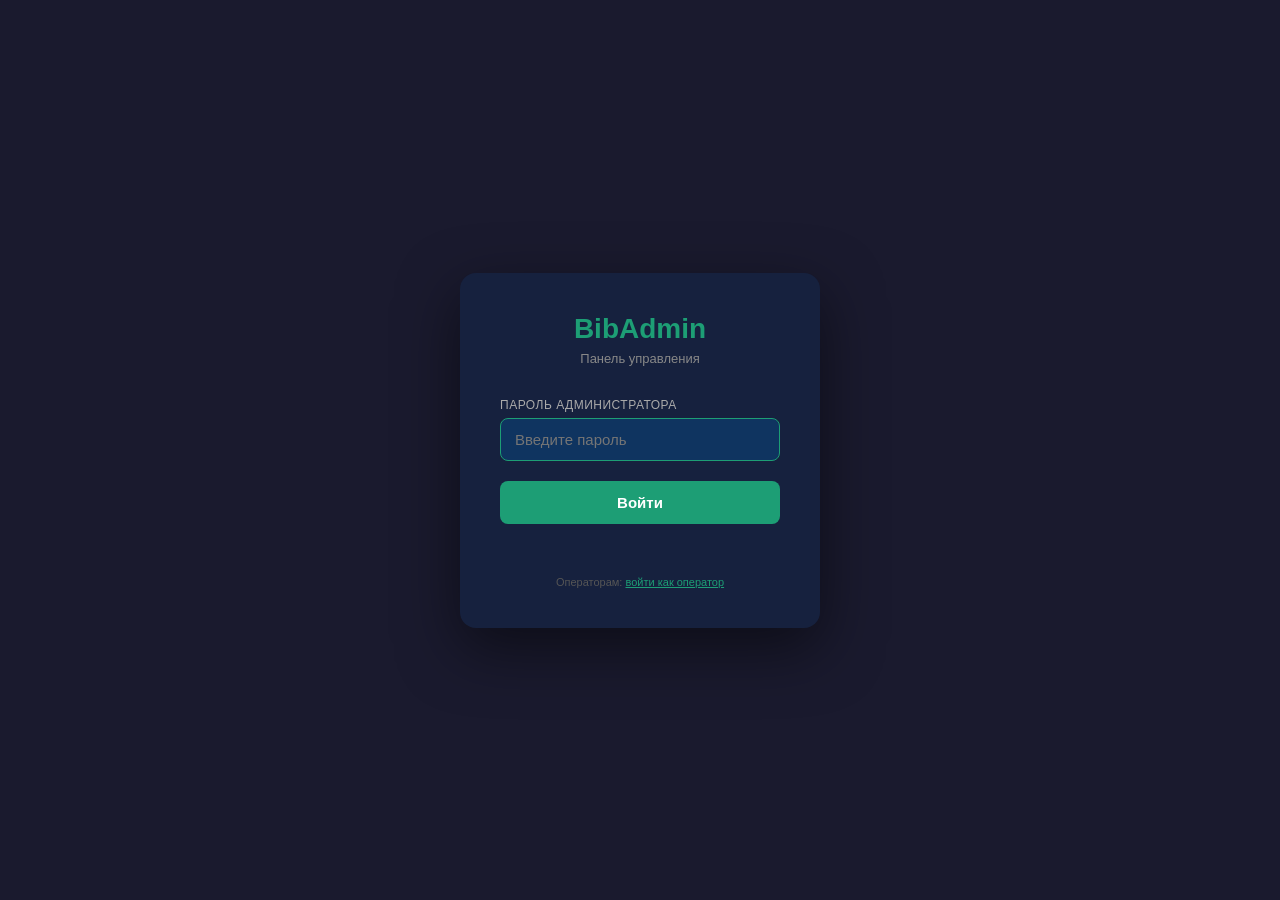
<file: BibAdminWeb/wwwroot/admin-login.html>
<!DOCTYPE html>
<html lang="ru">
<head>
<meta charset="UTF-8">
<meta name="viewport" content="width=device-width, initial-scale=1.0">
<title>BibAdmin — Вход</title>
<style>
  * { box-sizing: border-box; margin: 0; padding: 0; }
  body { background: #1a1a2e; display: flex; align-items: center; justify-content: center; min-height: 100vh; font-family: -apple-system, BlinkMacSystemFont, 'Segoe UI', sans-serif; }
  .card { background: #16213e; border-radius: 16px; padding: 40px; width: 360px; box-shadow: 0 20px 60px rgba(0,0,0,.5); }
  .logo { text-align: center; margin-bottom: 32px; }
  .logo h1 { color: #1d9e75; font-size: 28px; font-weight: 700; }
  .logo p { color: #888; font-size: 13px; margin-top: 6px; }
  label { display: block; color: #aaa; font-size: 12px; margin-bottom: 6px; font-weight: 500; letter-spacing: .5px; text-transform: uppercase; }
  input { width: 100%; background: #0f3460; border: 1px solid #1d4a7a; border-radius: 8px; padding: 12px 14px; color: #fff; font-size: 15px; margin-bottom: 20px; outline: none; transition: border-color .2s; }
  input:focus { border-color: #1d9e75; }
  button { width: 100%; background: #1d9e75; color: #fff; border: none; border-radius: 8px; padding: 13px; font-size: 15px; font-weight: 600; cursor: pointer; transition: background .2s; }
  button:hover { background: #17856a; }
  .error { color: #f87171; font-size: 13px; text-align: center; margin-top: 14px; min-height: 18px; }
  .note { color: #555; font-size: 11px; text-align: center; margin-top: 20px; }
</style>
</head>
<body>
<div class="card">
  <div class="logo">
    <h1>BibAdmin</h1>
    <p>Панель управления</p>
  </div>
  <label>Пароль администратора</label>
  <input type="password" id="pwd" placeholder="Введите пароль" autofocus>
  <button id="btn" onclick="login()">Войти</button>
  <div class="error" id="err"></div>
  <div class="note">Операторам: <a href="/login.html" style="color:#1d9e75;">войти как оператор</a></div>
</div>
<script>
  document.getElementById('pwd').addEventListener('keydown', e => { if (e.key === 'Enter') login(); });

  async function login() {
    const pwd = document.getElementById('pwd').value;
    const err = document.getElementById('err');
    const btn = document.getElementById('btn');
    if (!pwd) { err.textContent = 'Введите пароль'; return; }
    btn.disabled = true;
    btn.textContent = 'Вход...';
    try {
      const r = await fetch('/api/admin/login', {
        method: 'POST',
        headers: { 'Content-Type': 'application/json' },
        body: JSON.stringify({ password: pwd })
      });
      if (r.ok) {
        window.location.href = '/index.html';
      } else {
        const d = await r.json();
        err.textContent = d.error || 'Неверный пароль';
        btn.disabled = false; btn.textContent = 'Войти';
      }
    } catch {
      err.textContent = 'Ошибка соединения';
      btn.disabled = false; btn.textContent = 'Войти';
    }
  }
</script>
</body>
</html>
</file>
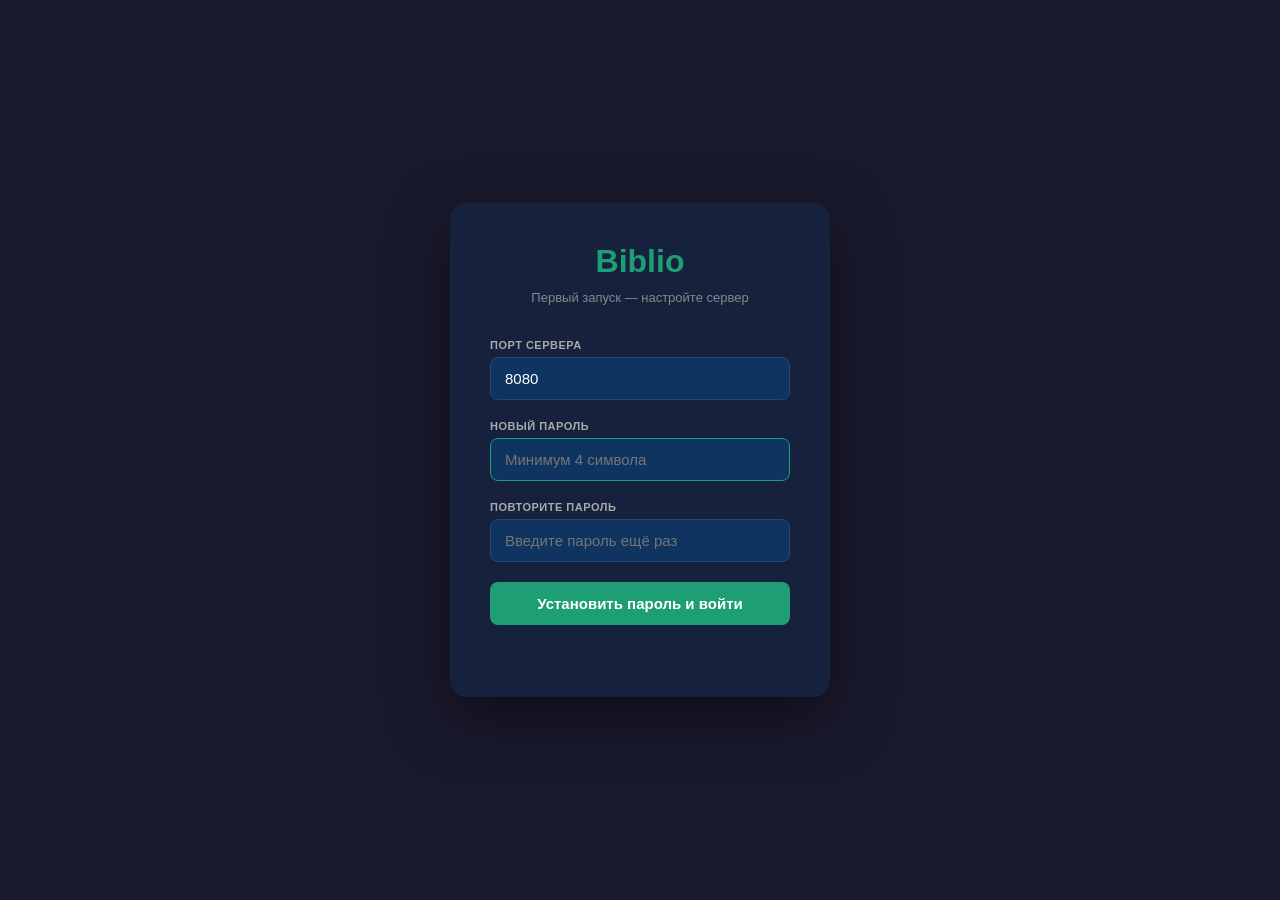
<file: BibAdminWeb/wwwroot/setup.html>
<!DOCTYPE html>
<html lang="ru">
<head>
<meta charset="UTF-8">
<meta name="viewport" content="width=device-width, initial-scale=1.0">
<title>Biblio — Первый запуск</title>
<style>
  * { box-sizing: border-box; margin: 0; padding: 0; }
  body { background: #1a1a2e; display: flex; align-items: center; justify-content: center; min-height: 100vh; font-family: -apple-system, BlinkMacSystemFont, 'Segoe UI', sans-serif; }
  .card { background: #16213e; border-radius: 16px; padding: 40px; width: 380px; box-shadow: 0 20px 60px rgba(0,0,0,.5); }
  .logo { text-align: center; margin-bottom: 32px; }
  .logo h1 { color: #1d9e75; font-size: 32px; font-weight: 700; }
  .logo p { color: #888; font-size: 13px; margin-top: 8px; line-height: 1.5; }
  label { display: block; color: #aaa; font-size: 11px; margin-bottom: 6px; font-weight: 600; letter-spacing: .5px; text-transform: uppercase; }
  input { width: 100%; background: #0f3460; border: 1px solid #1d4a7a; border-radius: 8px; padding: 12px 14px; color: #fff; font-size: 15px; margin-bottom: 20px; outline: none; transition: border-color .2s; }
  input:focus { border-color: #1d9e75; }
  button { width: 100%; background: #1d9e75; color: #fff; border: none; border-radius: 8px; padding: 13px; font-size: 15px; font-weight: 600; cursor: pointer; transition: background .2s; }
  button:hover { background: #17856a; }
  button:disabled { background: #1a4a3a; color: #446655; cursor: default; }
  .error { color: #f87171; font-size: 13px; text-align: center; margin-top: 14px; min-height: 18px; }
</style>
</head>
<body>
<div class="card">
  <div class="logo">
    <h1>Biblio</h1>
    <p>Первый запуск — настройте сервер</p>
  </div>
  <label>Порт сервера</label>
  <input type="number" id="port" value="8080" min="1024" max="65535">
  <label>Новый пароль</label>
  <input type="password" id="pwd" placeholder="Минимум 4 символа" autofocus>
  <label>Повторите пароль</label>
  <input type="password" id="confirm" placeholder="Введите пароль ещё раз">
  <button id="btn" onclick="setup()">Установить пароль и войти</button>
  <div class="error" id="err"></div>
</div>
<script>
  // При загрузке страницы пытаемся получить порт из localStorage (если он был сохранён ранее)
  document.addEventListener('DOMContentLoaded', () => {
    const savedPort = localStorage.getItem('bib_server_port');
    if (savedPort) {
      document.getElementById('port').value = savedPort;
    }
  });

  document.addEventListener('keydown', e => { if (e.key === 'Enter') setup(); });

  async function setup() {
    const port    = parseInt(document.getElementById('port').value);
    const pwd     = document.getElementById('pwd').value;
    const confirm = document.getElementById('confirm').value;
    const err     = document.getElementById('err');
    const btn     = document.getElementById('btn');

    err.textContent = '';

    if (!port || port < 1024 || port > 65535) { err.textContent = 'Порт должен быть числом от 1024 до 65535'; return; }
    if (pwd.length < 4)     { err.textContent = 'Пароль должен быть не менее 4 символов'; return; }
    if (pwd !== confirm)    { err.textContent = 'Пароли не совпадают'; return; }

    btn.disabled = true;
    btn.textContent = 'Сохранение...';

    try {
      const r = await fetch('/api/admin/setup', {
        method: 'POST',
        headers: { 'Content-Type': 'application/json' },
        body: JSON.stringify({ password: pwd, port: port })
      });
      if (r.ok) {
        localStorage.setItem('bib_server_port', port);
        window.location.href = '/index.html';
      } else {
        const d = await r.json();
        err.textContent = d.error || 'Ошибка';
        btn.disabled = false;
        btn.textContent = 'Установить пароль и войти';
      }
    } catch {
      err.textContent = 'Ошибка соединения';
      btn.disabled = false;
      btn.textContent = 'Установить пароль и войти';
    }
  }
</script>
</body>
</html>
</file>
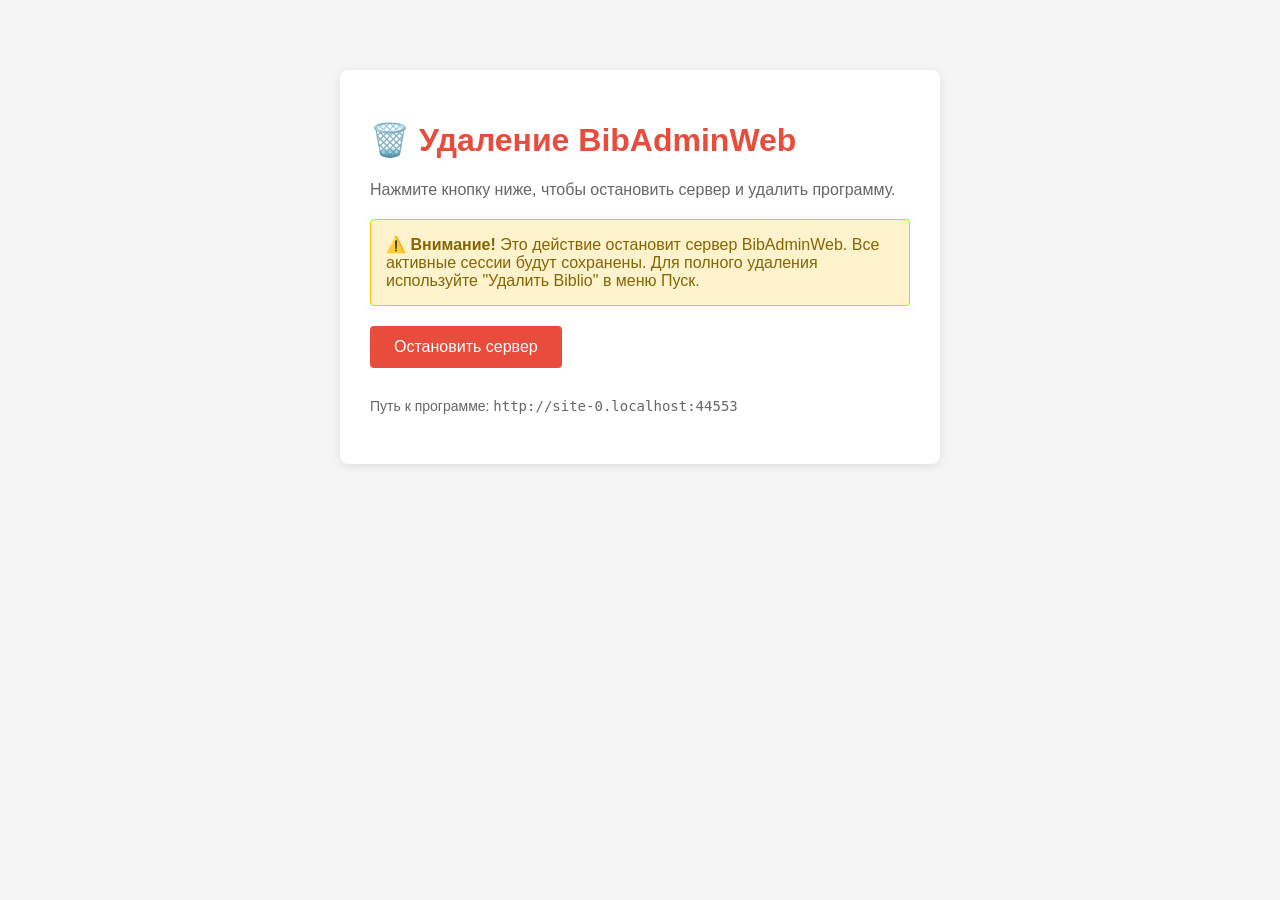
<file: BibAdminWeb/wwwroot/uninstall.html>
<!DOCTYPE html>
<html lang="ru">
<head>
    <meta charset="UTF-8">
    <meta name="viewport" content="width=device-width, initial-scale=1.0">
    <title>Удаление BibAdminWeb</title>
    <style>
        body {
            font-family: 'Segoe UI', Tahoma, Geneva, Verdana, sans-serif;
            max-width: 600px;
            margin: 50px auto;
            padding: 20px;
            background: #f5f5f5;
        }
        .container {
            background: white;
            padding: 30px;
            border-radius: 8px;
            box-shadow: 0 2px 10px rgba(0,0,0,0.1);
        }
        h1 { color: #e74c3c; }
        p { color: #666; margin-bottom: 20px; }
        .btn {
            display: inline-block;
            padding: 12px 24px;
            background: #e74c3c;
            color: white;
            text-decoration: none;
            border-radius: 4px;
            border: none;
            cursor: pointer;
            font-size: 16px;
        }
        .btn:hover { background: #c0392b; }
        .warning {
            background: #fff3cd;
            border: 1px solid #ffc107;
            padding: 15px;
            border-radius: 4px;
            margin: 20px 0;
            color: #856404;
        }
        .success {
            background: #d4edda;
            border: 1px solid #c3e6cb;
            padding: 15px;
            border-radius: 4px;
            margin: 20px 0;
            color: #155724;
            display: none;
        }
    </style>
</head>
<body>
    <div class="container">
        <h1>🗑️ Удаление BibAdminWeb</h1>
        <p>Нажмите кнопку ниже, чтобы остановить сервер и удалить программу.</p>
        
        <div class="warning">
            ⚠️ <strong>Внимание!</strong> Это действие остановит сервер BibAdminWeb. 
            Все активные сессии будут сохранены. Для полного удаления используйте 
            "Удалить Biblio" в меню Пуск.
        </div>
        
        <div class="success" id="successMsg">
            ✅ Сервер остановлен. Теперь вы можете удалить папку программы вручную 
            или использовать стандартное удаление Windows.
        </div>
        
        <button class="btn" onclick="stopServer()">Остановить сервер</button>
        
        <p style="margin-top: 30px; font-size: 14px;">
            Путь к программе: <code id="appPath"></code>
        </p>
    </div>

    <script>
        // Показываем путь к приложению
        document.getElementById('appPath').textContent = window.location.origin;
        
        async function stopServer() {
            try {
                const response = await fetch('/api/admin/stop', { method: 'POST' });
                if (response.ok) {
                    document.getElementById('successMsg').style.display = 'block';
                    document.querySelector('.btn').disabled = true;
                    document.querySelector('.btn').textContent = 'Сервер остановлен';
                    
                    setTimeout(() => {
                        window.close();
                    }, 3000);
                } else {
                    alert('Ошибка остановки сервера');
                }
            } catch (e) {
                alert('Ошибка: ' + e.message);
            }
        }
    </script>
</body>
</html>
</file>
